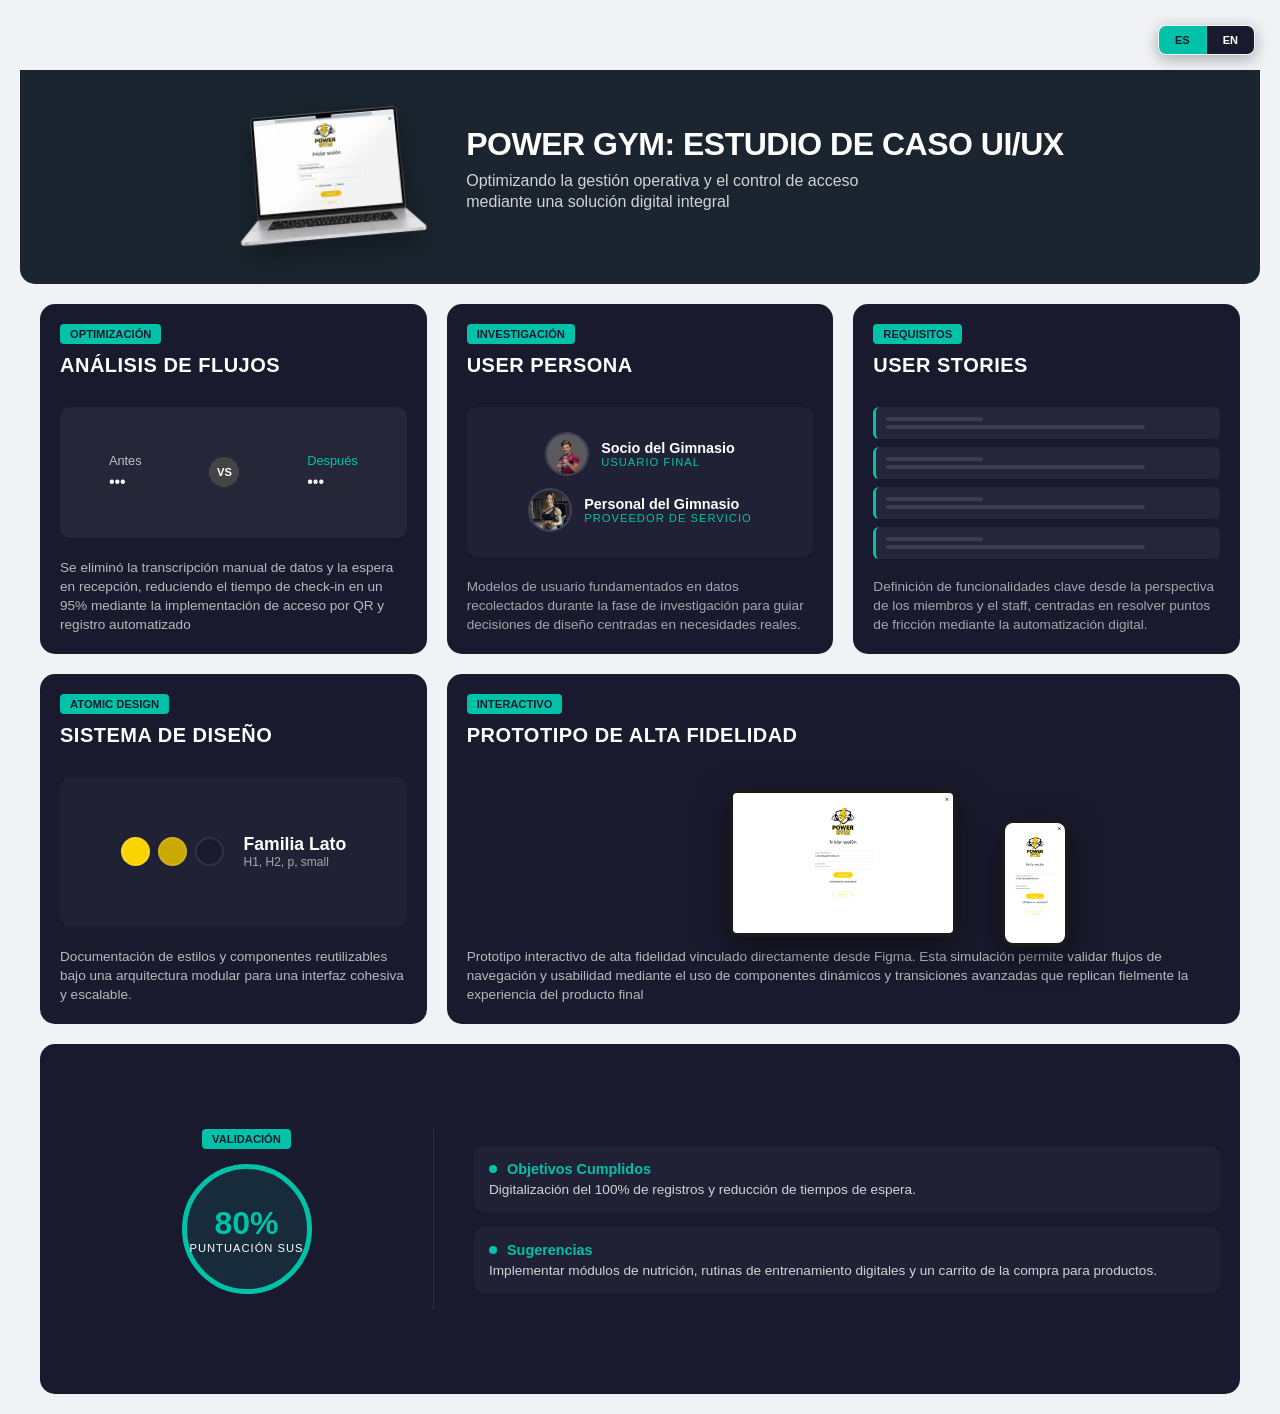
<file: index.html>
<!DOCTYPE html>
<html lang="es">
<head>
    <meta charset="UTF-8">
    <meta name="viewport" content="width=device-width, initial-scale=1.0">
    <title>UI/UX Case Study Dashboard</title>
    <link rel="stylesheet" href="style.css">
</head>
<body>
    <div class="language-selector">
    <button onclick="setLanguage('es')" id="btn-es" class="lang-btn active">ES</button>
    <button onclick="setLanguage('en')" id="btn-en" class="lang-btn">EN</button>
</div>

    <header class="main-header" onclick="openGoldenQuote()" style="cursor: pointer;">
    <div class="header-container">
        <div class="header-mockup">
            <!-- Aquí pones la ruta de tu imagen del celular -->
            <img src="img/paginaprincipal.png" alt="Power Gym App Mockup">
        </div>
        <div class="header-text">
            <h1 data-es="POWER GYM: ESTUDIO DE CASO UI/UX" 
        data-en="POWER GYM: UI/UX CASE STUDY">
        POWER GYM: UI/UX CASE STUDY
    </h1>
<p data-es="Optimizando la gestión operativa y el control de acceso mediante una solución digital integral" 
       data-en="Optimizing operational management and access control through a comprehensive digital solution">
       Optimizing operational management and access control through a comprehensive digital solution
    </p>            
</div>
    </div>
</header>
    <main class="grid-container">
        <!-- Flow Analysis -->
        <section class="card flow-card" onclick="expandCard(this)">
    <button class="close-btn" onclick="closeCard(event, this)">&times;</button>
    
    <!-- Vista previa  -->
    <div class="card-preview">
        <div class="flow-header">
            <span class="tag-accent" data-es="Optimización"    data-en="Optimization">Optimization</span>
            <h3 data-es="Análisis de flujos"    data-en="Flow Analysis">Flow Analysis</h3>
        </div>
        <div class="comparison-preview">
            <div class="mini-flow">
                <span data-es="Antes"    data-en="Before">Before</span>
                <div class="dots">•••</div>
            </div>
            <div class="vs-circle">VS</div>
            <div class="mini-flow active-flow">
                <span data-es="Después"    data-en="After">After</span>
                <div class="dots">•••</div>
            </div>
        </div>
        <p data-es="Se eliminó la transcripción manual de datos y la espera en recepción, reduciendo el tiempo de check-in en un 95% mediante la implementación de acceso por QR y registro automatizado"
            data-en="Manual data transcription and reception wait times were eliminated, reducing check-in time by 95% through QR code access and automated registration." 
            class="flow-description">Se eliminó la transcripción manual de datos y la espera en recepción, reduciendo el tiempo de check-in en un 95% mediante la implementación de acceso por QR y registro automatizado</p>
    </div>

    
    <div class="card-details" style="text-align: center;">
        <p class="flow-description" data-es="Flujo de tareas"    data-en="Task Flow">Task Flow</p>
        <div class="modal-flow-container">
            <div class="flow-section">
                <h4><span class="status-dot red"></span><span data-es="Antes" data-en="Before">Before</span></h4>
                <div class="flow-image-container">
                    <img src="img/flows/taskFlow-Before.PNG" 
                        data-img-es="img/flows/taskFlow-Antes.PNG" 
                        data-img-en="img/flows/taskFlow-Before.PNG" 
                        alt="Flow">
                </div>
                <p class="caption"
                    data-es="Gestión de procesos basada en registros manuales y tareas repetitivas de transcripción de datos." 
                    data-en="Process management based on manual logs and repetitive data transcription tasks.">
                    Process management based on manual logs and repetitive data transcription tasks.</p>
            </div>

            <div class="flow-divider"></div>

            <div class="flow-section">
                <h4><span class="status-dot green"></span><span data-es="Después" data-en="After">After</span></h4>
                <div class="flow-image-container">
                    <img src="img/flows/taskFlow-After.PNG" 
                        data-img-es="img/flows/taskFlow-Despues.PNG" 
                        data-img-en="img/flows/taskFlow-After.PNG" 
                        alt="Flow">
                </div>
                 <p class="caption"
                    data-es="Ecosistema digital optimizado con validación vía QR, eliminando la carga administrativa manual." 
                    data-en="Optimized digital ecosystem with QR validation, eliminating manual administrative overhead.">
                    Optimized digital ecosystem with QR validation, eliminating manual administrative overhead.</p>
            </div>
        </div>
       
        <p class="flow-description" data-es="Flujo de Usuario: Socio del Gimnasio"    data-en="User Flow - Gym Member">User Flow - Gym Member</p>
        <div class="modal-flow-container">
            <div class="flow-section">
                <h4><span class="status-dot red"></span><span data-es="Antes" data-en="Before">Before</span></h4>
                <div class="flow-image-container">
                    <img src="img/flows/userFlow-Member-Before.PNG" 
                        data-img-es="img/flows/userFlow-Member-Antes.PNG" 
                        data-img-en="img/flows/userFlow-Member-Before.PNG" 
                        alt="Flow">
                </div>
                <p class="caption"
                    data-es="Proceso offline dependiente de validación humana constante para pagos y control de acceso." 
                    data-en="Offline process dependent on constant human validation for payments and access control.">
                     Offline process dependent on constant human validation for payments and access control.</p>
            </div>

            <div class="flow-divider"></div>

            <div class="flow-section">
                <h4><span class="status-dot green"></span><span data-es="Después" data-en="After">After</span></h4>
                <div class="flow-image-container">
                    <img src="img/flows/userFlow-Member-After.PNG" 
                        data-img-es="img/flows/userFlow-Member-Despues.PNG"  
                        data-img-en="img/flows/userFlow-Member-After.PNG" 
                        alt="Flow">
                </div>
                 <p class="caption"
                    data-es="Automatización de procesos con validación de membresía en tiempo real y gestión de datos centralizada." 
                    data-en="Process automation with real-time membership validation and centralized data management.">
                   Process automation with real-time membership validation and centralized data management.</p>
            </div>
        </div>

        <p class="flow-description" data-es="Flujo de Usuario: Personal del Gimnasio"    data-en="User Flow - Gym Staff">User Flow - Gym Staff</p>
        <div class="modal-flow-container">
            <div class="flow-section">
                <h4><span class="status-dot red"></span><span data-es="Antes" data-en="Before">Before</span></h4>
                <div class="flow-image-container">
                    <img src="img/flows/userFlow-Staff-Before.PNG" 
                        data-img-es="img/flows/userFlow-Staff-Antes.PNG" 
                        data-img-en="img/flows/userFlow-Staff-Before.PNG" 
                        alt="Flow">
                </div>
                <p class="caption"
                    data-es="Operación basada en procesos analógicos con alta carga administrativa, incluyendo transcripción manual de asistencias y avisos en pizarrón físico." 
                    data-en="Analog-based operations with heavy administrative workload, including manual attendance tracking and physical notice boards.">
                     Analog-based operations with heavy administrative workload, including manual attendance tracking and physical notice boards.</p>
            </div>

            <div class="flow-divider"></div>

            <div class="flow-section">
                <h4><span class="status-dot green"></span><span data-es="Después" data-en="After">After</span></h4>
                <div class="flow-image-container">
                    <img src="img/flows/userFlow-Staff-After.PNG" 
                        data-img-es="img/flows/userFlow-Staff-Despues.PNG" 
                        data-img-en="img/flows/userFlow-Staff-After.PNG" 
                        alt="Flow">
                </div>
                 <p class="caption"
                    data-es="Gestión operativa optimizada mediante una plataforma digital, automatizando el control de acceso y la comunicación de avisos en tiempo real." 
                    data-en="Streamlined operations via a digital platform, automating access control and real-time announcement management.">
                   Streamlined operations via a digital platform, automating access control and real-time announcement management.</p>
            </div>
        </div>
    </div>
        </section>

        <!-- User Personas -->
        <section class="card persona-card" onclick="expandCard(this)">
            <button class="close-btn" onclick="closeCard(event, this)">&times;</button>
            
            <!-- PARTE 1: Vista previa en el Dashboard (Grid) -->
            <div class="card-preview">
                <div >
                    <span class="tag-accent" data-es="Investigación" data-en="Research">Research</span>
                    <h3>User Persona</h3>
                </div>
                
                <!-- Diseño de vista previa: dos avatares y nombres -->
                <div class="persona-ghost-container">
                    <div class="ghost-profile">
                        <div class="ghost-avatar">
                            <!-- Puedes poner una mini imagen aquí o dejar el estilo CSS -->
                            <img src="img/userPersona/Member.png" alt="Member">
                        </div>
                        <div class="ghost-info">
                            <div class="ghost-name" data-es="Socio del Gimnasio" data-en="Gym Member">Gym Member</div>
                            <div class="ghost-tag" data-es="Usuario Final" data-en="End User">End User</div>
                        </div>
                    </div>
                    <div class="ghost-profile">
                        <div class="ghost-avatar">
                            <!-- Puedes poner una mini imagen aquí o dejar el estilo CSS -->
                            <img src="img/userPersona/Staff.png" alt="Staff">
                        </div>
                        <div class="ghost-info">
                            <div class="ghost-name" data-es="Personal del Gimnasio" data-en="Gym Staff">Gym Staff</div>
                            <div class="ghost-tag" data-es="Proveedor de Servicio" data-en="Service Provider">Service Provider</div>
                        </div>
                    </div>
                </div>
                <p class="persona-description"
                data-es="Modelos de usuario fundamentados en datos recolectados durante la fase de investigación para guiar decisiones de diseño centradas en necesidades reales." 
                data-en="User models grounded in data collected during the research phase to guide design decisions centered on real-world needs.">
                User models grounded in data collected during the research phase to guide design decisions centered on real-world needs.</p>
            </div>

            <!-- PARTE 2: Contenido dentro del Modal (Al expandir) -->
            <div class="card-details">
                <div class="modal-persona-container">
                    
                    <!-- Persona 1 -->
                    <div class="persona-block">
                        <h4><span class="status-dot green"></span> <span data-es="User Persona - Socio del Gimnasio" data-en="User Persona - Gym Member">User Persona - Gym Member</span></h4>
                        <div class="persona-image-wrapper">
                            <!-- CAMBIA ESTA RUTA POR TU PRIMERA IMAGEN -->
                            <img src="img/userPersona/userPersona-Member-EN.PNG" 
                            data-img-es="img/userPersona/userPersona-Member-ES.PNG" 
                            data-img-en="img/userPersona/userPersona-Member-EN.PNG" 
                            alt="User Persona Member" 
                            class="full-persona-img">
                        </div>
                        <p class="caption"
                        data-es="Perfil detallado de un usuario final que valora la eficiencia y la tecnología. Luis representa al cliente que busca eliminar la fricción administrativa mediante soluciones digitales como el registro por QR, permitiéndole centrarse en sus metas de salud y bienestar sin procesos manuales lentos." 
                        data-en="Comprehensive end-user profile focusing on efficiency and technology adoption. Luis represents the member archetype seeking to eliminate administrative friction through digital solutions like QR check-ins, allowing him to focus on his fitness goals without the burden of slow, manual processes.">
                        Comprehensive end-user profile focusing on efficiency and technology adoption. Luis represents the member archetype seeking to eliminate administrative friction through digital solutions like QR check-ins, allowing him to focus on his fitness goals without the burden of slow, manual processes.</p>
                    </div>

                    <!-- Divisor opcional (se oculta en móvil con CSS) -->
                    <div class="persona-divider"></div>

                    <!-- Persona 2 -->
                    <div class="persona-block">
                        <h4><span class="status-dot green"></span> <span data-es="User Persona - Personal del Gimnasio" data-en="User Persona - Gym Staff">User Persona - Gym Staff</span></h4>
                        <div class="persona-image-wrapper">
                            <!-- CAMBIA ESTA RUTA POR TU PRIMERA IMAGEN -->
                            <img src="img/userPersona/userPersona-Staff-EN.PNG" 
                            data-img-es="img/userPersona/userPersona-Staff-ES.PNG" 
                            data-img-en="img/userPersona/userPersona-Staff-EN.PNG" 
                            alt="User Persona Staff" 
                            class="full-persona-img">
                        </div>
                        <p class="caption"
                        data-es="Perfil del usuario interno (Staff) que desempeña roles duales como recepcionista y entrenadora. Perla representa la necesidad de automatizar tareas administrativas redundantes, como la doble entrada de datos, para liberar tiempo que pueda invertir en la atención directa y el entrenamiento de los socios." 
                        data-en="Internal user profile (Staff) showcasing the dual role of receptionist and trainer. Perla represents the critical need to automate redundant administrative tasks, such as double data entry, to reclaim time for direct member support and fitness coaching.">
                        Internal user profile (Staff) showcasing the dual role of receptionist and trainer. Perla represents the critical need to automate redundant administrative tasks, such as double data entry, to reclaim time for direct member support and fitness coaching.</p>
                    </div>
                    
                </div>
            </div>
        </section>

        <!-- User Stories -->
        <section class="card story-card" onclick="expandCard(this)">
            <button class="close-btn" onclick="closeCard(event, this)">&times;</button>
            
            <div class="card-preview">
                <div class="story-header">
                    <span class="tag-accent" data-es="Requisitos" data-en="Requirements">Requirements</span>
                    <h3>User Stories</h3>
                </div>
                
                <!-- Representación visual de mini stories -->
                <div class="mini-stories-container">
                    <div class="mini-story-item">
                        <div class="story-line short"></div>
                        <div class="story-line long"></div>
                    </div>
                    <div class="mini-story-item">
                        <div class="story-line short"></div>
                        <div class="story-line long"></div>
                    </div>
                    <div class="mini-story-item">
                        <div class="story-line short"></div>
                        <div class="story-line long"></div>
                    </div>
                    <div class="mini-story-item">
                        <div class="story-line short"></div>
                        <div class="story-line long"></div>
                    </div>
                </div>
                <p class="story-description"
                data-es="Definición de funcionalidades clave desde la perspectiva de los miembros y el staff, centradas en resolver puntos de fricción mediante la automatización digital." 
                data-en="Key functionality defined from the perspective of members and staff, focused on resolving friction points through digital automation.">
                    Key functionality defined from the perspective of members and staff, focused on resolving friction points through digital automation.</p>
            </div>

            <div class="card-details">
                <div class="modal-stories-container">
                    
                    <!-- User Story 1 -->
                    <div class="story-block">
                        <h4><span class="status-dot green"></span> 
                            <span data-es="User Story - Módulo de Registro e Incorporación" 
                            data-en="User Story - Registration & Onboarding Module">
                            User Story - Registration & Onboarding Module</span></h4>
                        <div class="story-image-wrapper">
                            <img src="img/userStory/userStory1-EN.PNG" 
                            data-img-es="img/userStory/userStory1-ES.PNG" 
                            data-img-en="img/userStory/userStory1-EN.PNG"  
                            alt="User Story 1" class="full-story-img">
                        </div>
                    </div>

                    <!-- User Story 2 -->
                    <div class="story-block">
                        <h4><span class="status-dot green"></span> 
                            <span data-es="User Story - Módulo de Acceso y Control" 
                            data-en="User Story - Access & Control Module">
                            User Story - Access & Control Module</span></h4>
                        <div class="story-image-wrapper">
                            <img src="img/userStory/userStory2-EN.PNG" 
                            data-img-es="img/userStory/userStory2-ES.PNG" 
                            data-img-en="img/userStory/userStory2-EN.PNG"  
                            alt="User Story 2" class="full-story-img">
                        </div>
                    </div>

                    <!-- User Story 3 -->
                    <div class="story-block">
                        <h4><span class="status-dot green"></span> 
                            <span data-es="User Story - Módulo Administrativo" 
                            data-en="User Story - Administrative Module">
                            User Story - Administrative Module</span></h4>
                        <div class="story-image-wrapper">
                            <img src="img/userStory/userStory3-EN.PNG" 
                            data-img-es="img/userStory/userStory3-ES.PNG" 
                            data-img-en="img/userStory/userStory3-EN.PNG"  
                            alt="User Story 3" class="full-story-img">
                        </div>
                    </div>
                    
                    <!-- User Story 4 -->
                    <div class="story-block">
                        <h4><span class="status-dot green"></span> 
                            <span data-es="User Story - Módulo de Comunicación" 
                            data-en="User Story - Communication Module">
                            User Story - Communication Module</span></h4>
                        <div class="story-image-wrapper">
                            <img src="img/userStory/userStory4-EN.PNG" 
                            data-img-es="img/userStory/userStory4-ES.PNG" 
                            data-img-en="img/userStory/userStory4-EN.PNG"  
                            alt="User Story 4" class="full-story-img">
                        </div>
                    </div>

                </div>
            </div>
        </section>
        
        <!-- Sistema de diseno -->
        <section class="card ds-card" onclick="expandCard(this)">
            <button class="close-btn" onclick="closeCard(event, this)">&times;</button>
            
            <!-- PARTE 1: Vista previa (Identidad Visual) -->
            <div class="card-preview">
                <div class="ds-header">
                    <span class="tag-accent">Atomic Design</span>
                    <h3 data-es="Sistema de Diseño" 
                data-en="Design System">Design System</h3>
                </div>
                
                <div class="ds-visual-preview">
                    <!-- Muestra de Colores (Basado en tu imagen de Primary/Secondary) -->
                    <div class="color-palette-mini">
                        <span class="color-circle" style="background:#fad402"></span>
                        <span class="color-circle" style="background:#c8aa02"></span>
                        <span class="color-circle" style="background:#1a1a2e"></span>
                    </div>
                    <!-- Muestra de Tipografía (Basado en Lato) -->
                    <div class="font-preview">
                        <span class="font-lato" data-es="Familia Lato" 
                        data-en="Lato Family">Lato Family</span>
                        <span class="font-spec">H1, H2, p, small</span>
                    </div>
                </div>
                <p class="ds-description"
                data-es="Documentación de estilos y componentes reutilizables bajo una arquitectura modular para una interfaz cohesiva y escalable." 
                data-en="Documentation of styles and reusable components under a modular architecture for a cohesive and scalable interface.">
                Documentation of styles and reusable components under a modular architecture for a cohesive and scalable interface.</p>
            </div>

            <!-- PARTE 2: Contenido del Modal (Documentación Completa) -->
            <div class="card-details">
                <div class="modal-ds-container">
                    
                    <!-- Bloque 1: Colores -->
                    <div class="ds-block">
                        <h4><span class="status-dot green"></span> 
                            <span data-es="Sistema de colores" 
                            data-en="Color Systems"> Color Systems</span></h4>
                        <div class="ds-image-wrapper">
                            <img src="img/dS/dScolores.png" alt="colores">
                        </div>
                        <p class="caption" 
                            data-es="Paleta cromática expandida y sistema de colores semánticos. Cada tono fue seleccionado siguiendo estándares de accesibilidad (WCAG) y organizado en diferentes estados de interacción para garantizar una interfaz intuitiva y accesible" 
                            data-en="Expanded color palette and semantic color system. Each tone was selected following accessibility standards (WCAG) and organized into different interaction states to ensure an intuitive and accessible interface">
                            Expanded color palette and semantic color system. Each tone was selected following accessibility standards (WCAG) and organized into different interaction states to ensure an intuitive and accessible interface</p>
                    </div>

                    
                    <!-- Bloque 2: icons -->
                    <div class="ds-block">
                        <h4><span class="status-dot green"></span> 
                            <span data-es="Iconografía y Recursos de Marca" 
                            data-en="Iconography & Brand Assets">Iconography & Brand Assets</span></h4>
                        <div class="ds-image-wrapper">
                            <img src="img/dS/dSicLogo.png" alt="Tipografia">
                        </div>
                        <p class="caption" 
                            data-es="Desarrollo de una biblioteca de activos visuales que incluye iconografía técnica, variantes de botones sociales y el logotipo institucional. Cada elemento está diseñado como un componente reutilizable, permitiendo una integración rápida en el desarrollo y manteniendo la fidelidad visual de la marca en cada punto de contacto del sistema" 
                            data-en="Development of a visual asset library featuring technical iconography, social button variants, and the corporate logo. Each element is designed as a reusable component, enabling fast development integration while maintaining brand visual fidelity across every system touchpoint">
                            Development of a visual asset library featuring technical iconography, social button variants, and the corporate logo. Each element is designed as a reusable component, enabling fast development integration while maintaining brand visual fidelity across every system touchpoint</p>
                    </div>

                    <!-- Bloque 3: Tipografia -->
                    <div class="ds-block">
                        <h4><span class="status-dot green"></span> 
                            <span data-es="Sistema Tipográfico" 
                            data-en="Typography System">Typography System</span></h4>
                        <div class="ds-image-wrapper">
                            <img src="img/dS/dStypography.png" alt="Tipografia">
                        </div>
                        <p class="caption" 
                            data-es="Implementación de una escala tipográfica basada en la familia Lato. Se definieron jerarquías claras para escritorio y dispositivos móviles, asegurando la legibilidad y una estructura visual consistente en toda la plataforma mediante el uso de estilos específicos para encabezados, cuerpo de texto y etiquetas" 
                            data-en="Implementation of a typographic scale based on the Lato family. Clear hierarchies were defined for both desktop and mobile devices, ensuring readability and a consistent visual structure across the platform through the use of specific styles for headings, body text, and labels">
                            Implementation of a typographic scale based on the Lato family. Clear hierarchies were defined for both desktop and mobile devices, ensuring readability and a consistent visual structure across the platform through the use of specific styles for headings, body text, and labels</p>
                    </div>
                    
                    <!-- Bloque 4: drafts -->
                    <div class="ds-block">
                        <h4><span class="status-dot green"></span> 
                            <span data-es="Sistema de Rejillas y Arquitectura de Maquetación" 
                            data-en="Grid System & Layout Architecture">Grid System & Layout Architecture</span></h4>
                        <div class="ds-image-wrapper">
                            <img src="img/dS/dSdrafts.png" alt="Tipografia">
                        </div>
                        <p class="caption" 
                            data-es="Estructura de diagramación responsiva diseñada para garantizar una alineación matemática y visual en cualquier dispositivo. El sistema utiliza una rejilla de 12 columnas para escritorio, 8 para tablet y 4 para móvil, permitiendo una distribución de contenido fluida y coherente en todo el ecosistema digital" 
                            data-en="Responsive layout structure designed to ensure mathematical and visual alignment across any device. The system utilizes a 12-column grid for desktop, 8 for tablet, and 4 for mobile, enabling fluid and coherent content distribution throughout the digital ecosystem">
                            Responsive layout structure designed to ensure mathematical and visual alignment across any device. The system utilizes a 12-column grid for desktop, 8 for tablet, and 4 for mobile, enabling fluid and coherent content distribution throughout the digital ecosystem</p>
                    </div>
                    
                    <!-- Bloque 5: botones -->
                    <div class="ds-block">
                        <h4><span class="status-dot green"></span> 
                            <span data-es="Botón Interactivo" 
                            data-en="Interactive Button">Interactive Button</span></h4>
                        <div class="ds-image-wrapper">
                            <img src="img/dS/dSbuttons.png" alt="Tipografia">
                        </div>
                        <p class="caption" 
                            data-es="Diseño de un sistema de botones altamente escalable y modular. La estructura define variantes por tamaño (Small, Normal, Big), jerarquía (Primary, Secondary, Outline) y estados de interacción (Default, Hover, Active, Disabled). Esta documentación técnica garantiza una implementación de código limpia y una experiencia de usuario predecible en toda la interfaz" 
                            data-en="Design of a highly scalable and modular button system. The structure defines variants by size (Small, Normal, Big), hierarchy (Primary, Secondary, Outline), and interaction states (Default, Hover, Active, Disabled). This technical documentation ensures clean code implementation and a predictable user experience across the entire interface">
                            Design of a highly scalable and modular button system. The structure defines variants by size (Small, Normal, Big), hierarchy (Primary, Secondary, Outline), and interaction states (Default, Hover, Active, Disabled). This technical documentation ensures clean code implementation and a predictable user experience across the entire interface</p>
                    </div>
                    
                    <!-- Bloque 6: Modales -->
                    <div class="ds-block">
                        <h4><span class="status-dot green"></span> 
                            <span data-es="Sistema de Notificaciones y Ventanas Emergentes" 
                            data-en="System Notifications & Modals">System Notifications & Modals</span></h4>
                        <div class="ds-image-wrapper">
                            <img src="img/dS/dScards.png" alt="Tipografia">
                        </div>
                        <p class="caption" 
                            data-es="Diseño de componentes de retroalimentación para mejorar la experiencia del usuario. Incluye modales de confirmación, notificaciones tipo 'Toast' con variantes semánticas y estados de carga (loading) coherentes. Estos elementos aseguran que el usuario esté siempre informado sobre el estado de sus acciones dentro de la plataforma" 
                            data-en="Design of feedback components to enhance the user experience. Includes confirmation modals, 'Toast' notifications with semantic variants, and consistent loading states. These elements ensure the user is always informed about the status of their actions within the platform">
                            Design of feedback components to enhance the user experience. Includes confirmation modals, 'Toast' notifications with semantic variants, and consistent loading states. These elements ensure the user is always informed about the status of their actions within the platform</p>
                    </div>
                </div>
            </div>
        </section>

        <!-- Prototipo -->
        <section class="card prototype-card" onclick="expandCard(this)">
            <button class="close-btn" onclick="closeCard(event, this)">&times;</button>
            
            <!-- PARTE 1: Vista previa (Desktop & Mobile) -->
            <div class="card-preview">
                <div class="ds-header">
                    <span class="tag-accent"
                    data-es="Interactivo" 
                    data-en="Interactive">Interactive</span>
                    <h3 data-es="Prototipo de Alta Fidelidad" 
                    data-en="High-Fidelity Prototype">High-Fidelity Prototype</h3>
                </div>
                
                <div class="prototype-preview-container">
                    <!-- Representación visual de Desktop -->
                    <div class="preview-device desktop-view">
                        <div class="device-screen">
                            <img src="img/prototipo/desk.png" alt="Desktop Preview">
                        </div>
                    </div>
                    <!-- Representación visual de Mobile -->
                    <div class="preview-device mobile-view">
                        <div class="device-screen">
                            <img src="img/prototipo/mob.png" alt="Mobile Preview">
                        </div>
                    </div>
                </div>
                <p class="ds-description"
                data-es="Prototipo interactivo de alta fidelidad vinculado directamente desde Figma. Esta simulación permite validar flujos de navegación y usabilidad mediante el uso de componentes dinámicos y transiciones avanzadas que replican fielmente la experiencia del producto final" 
                data-en="High-fidelity interactive prototype linked directly from Figma. This simulation allows for the validation of user flows and usability through dynamic components and advanced transitions that faithfully replicate the final product experience">
                High-fidelity interactive prototype linked directly from Figma. This simulation allows for the validation of user flows and usability through dynamic components and advanced transitions that faithfully replicate the final product experience</p>
            </div>

            <!-- PARTE 2: Contenido del Modal (Figma Embeds) -->
            <div class="card-details">
                <div class="modal-prototype-container">
                    
            <!-- Bloque Desktop -->
            <div class="proto-block desktop-proto">
                <h4><span class="status-dot green"></span> 
                            <span data-es="Interfaz de Gestión para Staff" 
                            data-en="Staff & Coach Management Interface">Staff Management Interface</span></h4>
                <div class="iframe-wrapper">
                    <iframe style="border: 1px solid rgba(0, 0, 0, 0.1);" width="800" height="450" src="https://embed.figma.com/proto/Tot0C124M3oSDmDecPXmlP/PowerGym?node-id=208-1511&p=f&scaling=scale-down-width&content-scaling=fixed&page-id=29%3A113&starting-point-node-id=208%3A1511&embed-host=share" allowfullscreen></iframe>
                </div>
            </div>

            <!-- Bloque Mobile -->
            <div class="proto-block mobile-proto">
            <h4><span class="status-dot green"></span> 
                            <span data-es="Interfaz de Gestión para Socios" 
                            data-en="Member Management Interface">Member Management Interface</span></h4>
            <div class="iframe-wrapper">
                <!-- Se cambió 'scaling=scale-down' por 'scaling=scale-down-width' y se añadió 'hide-footer=1' -->
                <iframe style="border: 1px solid rgba(0, 0, 0, 0.1);" height="450" src="https://embed.figma.com/proto/Tot0C124M3oSDmDecPXmlP/PowerGym?node-id=225-2691&p=f&scaling=scale-down-width&content-scaling=fixed&page-id=225%3A2660&embed-host=share" allowfullscreen></iframe>
            </div>
        </div>
                    
        </div>
            </div>
        </section>

        <!-- Resultados -->
        <section class="card results-card full-wide" onclick="expandCard(this)">
            <button class="close-btn" onclick="closeCard(event, this)" aria-label="Cerrar detalle">&times;</button>
            
            <!-- PARTE 1: Vista previa en el Dashboard -->
            <div class="card-preview results-preview-layout">
                <!-- Lado Izquierdo: SUS Score -->
                <div class="sus-container">
                    <span class="tag-accent" data-es="Validación" data-en="Validation">Validation</span>
                    <div class="sus-circle-result">
                        <span class="sus-value">80%</span>
                        <span class="sus-label" 
                        data-es="Puntuación SUS" data-en="SUS Score">
                        SUS Score</span>
                    </div>
                </div>

                <!-- Lado Derecho: Objetivos y Sugerencias -->
                <div class="summary-details">
                    <div class="summary-box goals-box">
                        <h4><span class="status-dot green"></span> 
                            <span data-es="Objetivos Cumplidos" data-en="Goals Achieved">Goals Achieved</span></h4>
                        <p data-es="Digitalización del 100% de registros y reducción de tiempos de espera."
                        data-en="100% digitalization of records and reduction in wait times.">100% digitalization of records and reduction in wait times.</p>
                    </div>
                    <div class="summary-box suggestions-box">
                        <h4><span class="status-dot green"></span> 
                           <span data-es="Sugerencias" data-en="Suggestions">Suggestions</span></h4>
                        <p data-es="Implementar módulos de nutrición, rutinas de entrenamiento digitales y un carrito de la compra para productos."
                        data-en="Implement nutrition modules, digital workout routines, and a shopping cart for merchandise.">
                            Implement nutrition modules, digital workout routines, and a shopping cart for merchandise.</p>
                    </div>
                </div>
            </div>

            <!-- PARTE 2: Contenido dentro del Modal (Detallado) -->
            <div class="card-details">
                <div class="modal-results-detailed">
                    <div class="results-header-detailed">
                        <h3 data-es="Análisis de la Escala de Usabilidad del Sistema (SUS)"
                        data-en="System Usability Scale (SUS) Analysis">
                            System Usability Scale (SUS) Analysis</h3>
                        <p><span data-es="El prototipo obtuvo una calificación de"
                            data-en="The prototype achieved a score of">
                            The prototype achieved a score of
                        </span>
                            <strong>80/100</strong>
                        <span data-es=", situándose en el rango de" data-en=", placing it in the">, placing it in the</span>
                        <strong data-es="Excelente" data-en="Excellent">Excellent</strong>
                        <span data-es=". Esta puntuación valida que la plataforma es intuitiva y eficiente para resolver los cuellos de botella detectados en la investigación inicial."
                        data-en="range. This score validates that the platform is intuitive and efficient in solving the bottlenecks identified during the initial research.">
                        range. This score validates that the platform is intuitive and efficient in solving the bottlenecks identified during the initial research.</span></p>
                    </div>
                    
                    <div class="detailed-grid">
                        <!-- Columna Objetivos -->
                        <div class="detailed-section">
                            <h4><span class="status-dot green"></span> <span data-es="Objetivos Cumplidos" data-en="Goals Achieved">Goals Achieved</span></h4>
                            <ul class="check-list">
                                <li>
                                    <strong data-es="Optimización del Acceso:" data-en="Access Optimization:">Access Optimization:</strong> 
                                    <span data-es="Reducción del 90% en el tiempo de entrada mediante acceso por QR"
                                    data-en="90% reduction in check-in time via QR access">90% reduction in check-in time via QR access</span> </li>
                                
                                <li><strong data-es="Digitalización Administrativa:"
                                    data-en="Administrative Digitization:">Administrative Digitization:</strong> 
                                   <span data-es="Mejora del 100% en la disponibilidad de datos, eliminando los 42 minutos diarios de transcripción manual para ofrecer visualización instantánea al staff."
                                   data-en="100% improvement in data availability by eliminating 42 minutes of daily manual transcription, providing staff with instant data visualization.">
                                    100% improvement in data availability by eliminating 42 minutes of daily manual transcription, providing staff with instant data visualization.</span> </li>

                                <li><strong data-es="Eficiencia en el Onboarding:" data-en="Onboarding Efficiency:">Onboarding Efficiency:</strong> 
                                    <span data-es="Reducción del 80% en el tiempo de registro de nuevos socios al digitalizar el formulario de inscripción."
                                    data-en="80% reduction in new member registration time by digitizing enrollment forms.">80% reduction in new member registration time by digitizing enrollment forms</span></li>
                            
                                <li><strong data-es="Autogestión del Socio:" data-en="Onboarding Efficiency:">Onboarding Efficiency:</strong> 
                                    <span data-es="Incremento en la transparencia de pagos y asistencia, permitiendo al usuario gestionar su historial y fechas de vencimiento de forma autónoma."
                                    data-en="Enhanced payment and attendance transparency, allowing users to autonomously manage their history and due dates.">Enhanced payment and attendance transparency, allowing users to autonomously manage their history and due dates.</span></li>
                            
                                <li><strong data-es="Alcance de Comunicación:" data-en="Communication Reach:">Communication Reach:</strong> 
                                    <span data-es="Mejora en el flujo de información al sustituir el pizarrón físico por notificaciones, garantizando que el 100% de los usuarios puedan estar informados fuera del gimnasio."
                                    data-en="Improved information flow by replacing physical boards with notifications, ensuring 100% of users stay informed even outside the gym.">Improved information flow by replacing physical boards with notifications, ensuring 100% of users stay informed even outside the gym.</span></li>
                            
                            </ul>
                        </div>

                        <!-- Columna Sugerencias -->
                        <div class="detailed-section">
                            <h4><span class="status-dot green"></span> <span data-es="Sugerencias" data-en="Suggestions">Suggestions</span></h4>
                            <ul class="check-list">
                                <li><strong data-es="Módulo de Nutrición:" data-en="Nutrition Module:">Nutrition Module:</strong> 
                                    <span data-es="Integrar planes alimenticios personalizados dentro de la aplicación." data-en="Integrate personalized meal plans within the application.">Integrate personalized meal plans within the application.</span></li>
                                
                                <li><strong data-es="Seguimiento de Rutinas:" data-en="Workout Tracking:">Workout Tracking:</strong> 
                                    <span data-es="Digitalizar las rutinas de entrenamiento para evitar olvidos y mejorar el seguimiento del progreso."
                                    data-en="Digitize training routines to prevent member oversight and improve progress tracking.">
                                    Digitize training routines to prevent member oversight and improve progress tracking.</span></li>
                                
                                <li><strong data-es="E-commerce e Inventario:" data-en="E-commerce & Inventory:">E-commerce & Inventory:</strong> 
                                    <span data-es="Implementar un carrito de compras con control de stock automático"
                                    data-en="Implement a shopping cart with automatic stock">Implement a shopping cart with automatic stock</span></li>
                            </ul>
                        </div>
                    </div>
                </div>
            </div>
        </section>

    </main>

<section id="golden-quote-hidden" class="card quote-card" >
    <button class="close-btn" onclick="closeCard(event, this)">&times;</button>
    
    <!-- PARTE 1: Lo que se ve en el Dashboard -->
    <div class="card-preview">
        <div class="quote-image" style="background-image: url('img/recepcion.jpg');"></div>
        <div class="quote-content">
            <span class="gold-label"
            data-es="Voz del Usuario" data-en="Key Quote">Golden Quote</span>
            <p class="main-quote"
            data-es="“Siento que pierdo demasiado tiempo en papeleo cuando podría estar ayudando a los clientes.”"
            data-en="“I feel like I lose too much time on paperwork when I could be helping customers.”">
                “I feel like I lose too much time on paperwork when I could be helping customers.”</p>
        </div>
    </div>

     <p style="margin: 30px 30px 0px 30px;" data-es="El proyecto se realizó en un gimnasio local con una base de 426 miembros activos. Actualmente, las instalaciones dependen de procesos manuales para el registro, control de acceso y gestión de ventas. La observación se centró en identificar puntos de fricción durante las horas pico (6:00–9:00 AM/PM), donde la entrada manual de datos genera cuellos de botella operativos." 
        data-en="The project was conducted at a local gymnasium with a member base of 426 active users. Currently, the facility relies on manual processes for registration, access control, and sales management. Observation focused on identifying friction points during peak hours (6:00–9:00 AM/PM) where manual data entry leads to operational bottlenecks.">
        The study was conducted at a local gymnasium with a member base of 426 active users. Currently, the facility relies on manual processes for registration, access control, and sales management. Observation focused on identifying friction points during peak hours (6:00–9:00 AM/PM) where manual data entry leads to operational bottlenecks.</p>

    <!-- PARTE 2: Lo que solo se ve al abrir el modal -->
    <div class="card-details">
        <h3 data-es="Análisis de la Situación Actual" 
        data-en="Current State Analysis">Current State Analysis</h3>
        <ul class="data-list">
            <li><strong data-es="Redundancia por Doble Registro:"
                data-en="Double-Entry Redundancy:">
                Double-Entry Redundancy:</strong> 
                
                <span data-es="Redundancia operativa del 100% causada por el registro en bitácoras físicas seguido de la digitalización manual al final del día por parte del personal." 
                    data-en="100% operational redundancy caused by members signing physical logbooks followed by end-of-day manual digitization by staff.">
                    100% operational redundancy caused by members signing physical logbooks followed by end-of-day manual digitization by staff.</span></li>
            
            <li><strong data-es="Latencia en el Registro:"
                data-en="Registration Latency:">
                Registration Latency:</strong> 
                <span data-es="El alta de nuevos miembros toma de 55 a 100 segundos de escritura manual, más 1 a 2 minutos para el ingreso al sistema, frecuentemente retrasado por letra ilegible."
                    data-en="New member onboarding takes 55–100 seconds for handwriting, plus 1–2 minutes for manual system entry, often delayed by illegible handwriting.">
                    New member onboarding takes 55–100 seconds for handwriting, plus 1–2 minutes for manual system entry, often delayed by illegible handwriting.</span></li>
            
            <li><strong data-es="Cuellos de Botella en Horas Pico:" data-en="Peak Hour Bottlenecks:">Peak Hour Bottlenecks:</strong> 
                <span data-es="Durante los turnos pico, se forman filas de hasta 8 usuarios en recepción debido a los registros de entrada manuales (20 a 30 segundos por miembro)." 
                    data-en="During peak shifts, queues of up to 8 users form at the reception due to manual check-ins (20–30 seconds per member).">
                    During peak shifts, queues of up to 8 users form at the reception due to manual check-ins (20–30 seconds per member).
                </span></li>
            
            <li><strong data-es="Carga Administrativa:" data-en="Administrative Burden:">
                Administrative Burden:</strong> 
                <span data-es="El personal dedica hasta 42 minutos diarios (aprox. 5 horas/semana) a transcribir la asistencia diaria del papel a la computadora." 
                    data-en="Staff spends up to 42 minutes daily (approx. 5 hours/week) transcribing daily attendance from paper to PC.">
                    Staff spends up to 42 minutes daily (approx. 5 hours/week) transcribing daily attendance from paper to PC.</span></li>

            <li><strong data-es="Gestión Manual del Estatus de Pago: " 
                data-en="Manual Payment Status Management: ">
                Manual Payment Status Management:</strong> 
                <span data-es="Ausencia de un sistema de alertas automatizado para la confirmación de pagos, lo que genera incertidumbre en el socio y carga administrativa para el personal." 
                    data-en="Absence of an automated alert system for payment confirmation, leading to uncertainty for the member and administrative overhead for the staff.">
                    Absence of an automated alert system for payment confirmation, leading to uncertainty for the member and administrative overhead for the staff.</span></li>
        </ul>
    </div> 
</section>

    <div id="overlay" class="overlay"></div>

    <script src="script.js"></script>
</body>
</html>
</file>
<file: style.css>
:root {
    --bg-color: #f0f2f5;
    --card-bg: #1a1a2e;
    --text-light: #ffffff;
    --accent: #00c2a8;
    font-family: 'Lato', 'Segoe UI', Tahoma, Geneva, Verdana, sans-serif;
}

body {
    background-color: var(--bg-color);
    margin: 0;
    padding: 20px;
}


/* --- Reducción del encabezado general --- */
.main-header {
    background-color: #1a252f;
    background-size: cover;
    /* Reducimos el padding vertical de 60px a 30px */
    padding: 30px 20px;
    margin: 50px 0px;
    color: white;
    cursor: pointer;
    margin-bottom: 20px; /* Reducimos el margen inferior */
    border-radius: 0 0 15px 15px; /* Reducimos la curva */
}

.main-header:hover {
    background-color: #1e2c3a;
    transition: background 0.3s ease;
}

/* --- Ajuste del contenedor --- */
.header-container {
    max-width: 900px; /* Reducimos el ancho máximo */
    margin: 0 auto;
    display: flex;
    align-items: center;
    justify-content: center;
    gap: 25px; /* Reducimos el espacio entre imagen y texto */
    text-align: left;
}

/* --- Reducción del Mockup (Celular) --- */
.header-mockup img {
    /* Reducimos la altura de 350px a 220px */
    height: 150px;
    filter: drop-shadow(0 10px 15px rgba(0,0,0,0.4)); /* Sombra más sutil */
    transform: rotate(-5deg);
}

/* --- Reducción del Texto --- */
.header-text h1 {
    /* Reducimos el tamaño de fuente de 3rem a 2rem */
    font-size: 2rem;
    font-weight: 800;
    margin: 0;
    letter-spacing: -0.5px; /* Ajuste leve del espaciado */
}
.header-text h1:hover {
    color: var(--accent); /* Cambia al color verde que ya usas */
    transition: color 0.3s ease;
}

.header-text p {
    /* Reducimos el tamaño de fuente de 1.2rem a 1rem */
    font-size: 1rem;
    opacity: 0.8;
    max-width: 400px; /* Reducimos el ancho máximo del párrafo */
    line-height: 1.3; /* Ajuste leve del interlineado */
    margin-top: 8px; /* Menor separación con el h1 */
}

/* --- Ajuste para móviles (más compacto aún) --- */
@media (max-width: 768px) {
    .header-container {
        flex-direction: column;
        text-align: center;
        gap: 15px;
    }
    
    .header-text h1 {
        font-size: 1.6rem; /* Título más pequeño en móvil */
    }

    .header-mockup img {
        height: 180px; /* Celular más pequeño en móvil */
    }
}


/* Contenedor Grid Responsivo */
.grid-container {
    display: grid;
    grid-template-columns: repeat(auto-fit, minmax(300px, 1fr));
    gap: 20px;
    max-width: 1200px;
    margin: 0 auto;
    align-items: stretch; /* Asegura que las tarjetas se estiren verticalmente */
}

.card h3 {
    font-size: 1.25rem;
    font-weight: 700;
    text-transform: uppercase;
    letter-spacing: 0.5px;
    margin: 10px 0;
    color: var(--text-light);
}

/* Subtítulos dentro de los modales o bloques */
.card h4 {
    font-size: 1rem;
    font-weight: 600;
    color: var(--bg-color); /* Color uniforme para subtítulos */
    display: flex;
    align-items: center;
    gap: 10px;
    margin-bottom: 12px;
}

/* Estilo de las Tarjetas */
.card {
    background: var(--card-bg);
    color: var(--text-light);
    padding: 20px;
    border-radius: 15px;
    cursor: pointer;
    transition: transform 0.3s ease, box-shadow 0.3s ease;
    position: relative;
    overflow: hidden;

    /* ALTURA FIJA PARA UNIFORMIDAD */
    height: 350px; 
    display: flex;
    flex-direction: column;
    box-sizing: border-box;
}

.card:hover {
    transform: translateY(-5px);
    box-shadow: 0 10px 20px rgba(0,0,0,0.2);
}

/* Clase para expansión */
.card.active {
    position: fixed;
    top: 50%;
    left: 50%;
    transform: translate(-50%, -50%);
    width: 95%;
    max-width: 1000px;
    height: 90vh; /* Altura máxima del 80% de la pantalla */
    z-index: 1000;
    cursor: default;
    
    /* CAMBIO CLAVE: Permite el scroll si el contenido es largo */
    overflow-y: auto; 
    
    /* Opcional: mejora el scroll en navegadores modernos */
    scrollbar-width: thin;
    scrollbar-color: var(--accent) var(--card-bg);
}

/* Botón cerrar oculto por defecto */
.close-btn {
    display: none;
    position: absolute;
    top: 15px;
    right: 20px; /* Aquí lo mandamos a la derecha */
    background: rgba(0, 0, 0, 0.5); /* Fondo oscuro circular para que resalte */
    border: none;
    color: white;
    font-size: 24px;
    font-weight: bold;
    cursor: pointer;
    width: 35px;
    height: 35px;
    border-radius: 50%;
    line-height: 35px;
    text-align: center;
    z-index: 1010; /* Siempre por encima de todo */
    transition: background 0.3s ease;
}

.close-btn:hover {
    background: rgba(0, 0, 0, 0.8);
}

.card.active .close-btn {
    display: block;
    position: absolute; /* O 'sticky' si quieres que te siga al bajar */
    top: 20px;
    right: 20px;
}

/* Fondo oscuro al expandir */
.overlay {
    display: none;
    position: fixed;
    top: 0;
    left: 0;
    width: 100%;
    height: 100%;
    background: rgba(0,0,0,0.7);
    z-index: 999;
}

.overlay.show {
    display: block;
}

/* Estilos internos simples */
.placeholder-img {
    background: #2a2a45;
    height: 100px;
    display: flex;
    align-items: center;
    justify-content: center;
    margin: 10px 0;
    border-radius: 8px;
}

.colors span {
    display: inline-block;
    width: 30px;
    height: 30px;
    border-radius: 50%;
    margin-right: 5px;
}

/* Responsividad para la tarjeta ancha en pantallas grandes */
@media (min-width: 1000px) {
    .grid-container {
        grid-template-columns: repeat(3, 1fr); /* 3 columnas iguales */
    }
    
    /* Si tienes la clase .wide, asegúrate de que no rompa la primera fila */
    .wide {
        grid-column: span 2;
    }
}

#golden-quote-hidden {
    display: none;
}

#golden-quote-hidden.active {
    display: block !important;
}

/* Contenedor de la vista previa */
.quote-card {
    padding: 0 !important; /* Para que la imagen llegue a los bordes */
    display: flex;
    flex-direction: column;
}

.quote-image {
    height: 180px; 
    background-size: cover;
    background-position: center;
    position: relative;
    transition: height 0.3s ease; /* Para que el cambio sea suave */
}

/* Degradado oscuro sobre la imagen para que el texto resalte */
.quote-image::after {
    content: '';
    position: absolute;
    bottom: 0;
    left: 0;
    width: 100%;
    height: 50%;
    background: linear-gradient(transparent, rgba(26, 26, 46, 1));
}

.quote-content {
    padding: 20px;
}

.gold-label {
    color: #d4af37; /* Color dorado */
    font-size: 0.9rem;
    font-weight: bold;
    display: block;
    margin-bottom: 10px;
}

.main-quote {
    font-style: italic;
    font-size: 1.2rem;
    font-weight: 600;
    line-height: 1.4;
    margin: 0;
}

/* --- LÓGICA DEL MODAL --- */

/* Ocultar detalles en el grid */
.card-details {
    display: none;
    padding: 20px;
}

/* Mostrar detalles y ajustar diseño cuando está activo */
.card.active .card-details {
    display: block;
    padding: 30px; /* Un poco más de espacio para legibilidad */
    height: auto;  /* Que crezca según el texto */
}

.card.active .quote-image {
    width: 100%;       /* Ocupa todo el ancho del modal */
    max-width: 100%;   /* Asegura que no se desborde */
    height: 450px;     /* Altura mayor para el modal */
    background-size: cover;     /* Cubre el área sin deformarse */
    background-position: center; /* Centra el punto de interés de la foto */
    margin: 0 auto;    /* Centrado clásico */
}

.card-preview {
    display: flex;
    flex-direction: column;
    height: 100%; /* Ocupa todo el espacio de la tarjeta */
}

.card-preview p:last-child {
    margin-top: auto; 
    margin-bottom: 0;
}

/* Ajusta las imágenes de previsualización para que no empujen la tarjeta */
.prototype-preview-container, 
.ds-visual-preview, 
.persona-ghost-container {
    flex-grow: 1; /* Permite que ocupen el espacio disponible */
    display: flex;
    align-items: center;
    justify-content: center;
}

/* Selecciona los párrafos descriptivos finales de cada tarjeta */
.flow-description, 
.persona-description, 
.story-description, 
.ds-description {
    margin-top: 15px;
    font-size: 0.85rem;
    font-weight: 400;
    line-height: 1.4;
    opacity: 0.8;
    color: #e0e0e0;
}

.card.active .card-preview {
    display: block; /* Cambiamos de flex a block para que respete el flujo original */
    padding: 30px;  /* Espaciado interno consistente */
   border-bottom: 1px solid rgba(255,255,255,0.1);
    width: 100%;
    box-sizing: border-box;
}
.card.active .comparison-preview {
    flex-grow: 1; /* Permite que ocupen el espacio disponible */
    margin: 20px 0;   /* Mantiene el margen arriba/abajo pero no lo centra */
}

/* Estilo específico para los títulos dentro de la vista previa del modal */
.card.active .flow-header h3 {
    margin: 10px 0;
    font-size: 1.5rem;
}
.card.active .main-quote {
    font-size: 1.8rem; /* Frase más grande en el modal */
}

/* Estilo de la lista de datos (2da foto) */
.data-list {
    list-style: none;
    padding: 0;
    margin-top: 20px;
}

.data-list li {
    margin-bottom: 25px;
    font-size: 0.95rem;
    line-height: 1.5;
    color: #e0e0e0;
}

.data-list li strong {
    color: #ffffff;
    display: block; /* Pone el título arriba del texto */
    margin-bottom: 2px;
}

/* Estilos de la Vista Previa */
.flow-card {
    display: flex;
    flex-direction: column;
    justify-content: space-between;
}

.tag-accent {
    background: var(--accent);
    color: #1a1a2e;
    font-size: 0.7rem;
    font-weight: bold;
    padding: 4px 10px;
    border-radius: 4px;
    text-transform: uppercase;
    display: inline-block;
}

.comparison-row {
    display: grid;
    grid-template-columns: 1fr 1fr; /* Dos columnas para las imágenes */
    gap: 20px;
    width: 100%;
    padding-bottom: 40px;
    border-bottom: 1px solid rgba(255,255,255,0.1); /* Línea sutil para separar */
}

.comparison-preview {
    flex-grow: 1; /* Permite que ocupen el espacio disponible */
    display: flex;
    align-items: center;
    justify-content: space-around;
    margin: 20px 0;
    background: rgba(255,255,255,0.05);
    padding: 15px;
    border-radius: 10px;
}

.vs-circle {
    background: #444;
    width: 30px;
    height: 30px;
    border-radius: 50%;
    display: flex;
    align-items: center;
    justify-content: center;
    font-size: 0.7rem;
    font-weight: bold;
}

.mini-flow span {
    font-size: 0.8rem;
    opacity: 0.7;
    display: block;
    margin-bottom: 5px;
}

.active-flow span {
    color: var(--accent);
    opacity: 1;
}

/* Estilos del Contenido en el Modal */
.modal-flow-container {
    display: flex;
    flex-direction: column; 
    gap: 60px;
    width: 100%;
    box-sizing: border-box; /* Asegura que el padding no rompa el ancho */
    padding: 10px; /* Margen de seguridad extra */
}

.vertical-arrow {
    text-align: center;
    font-size: 2rem;
    color: var(--accent);
    margin: -10px 0;
    font-weight: bold;
}

.modal-flow-container.vertical-flow {
    display: flex;
    flex-direction: column;
    align-items: center; /* Centra las imágenes */
    gap: 20px;
    padding: 20px 0;
}

.flow-section h4 {
    margin-bottom: 15px;
    display: flex;
    align-items: center;
    gap: 10px;
}

.section-divider {
    width: 100%;
    border: none;
    border-top: 2px dashed rgba(255,255,255,0.1);
    margin: 40px 0;
}

.status-dot {
    width: 8px;
    height: 8px;
    border-radius: 50%;
    flex-shrink: 0; /* Evita que el punto se deforme si el texto es largo */
}
.red { background: #ff4d4d; }
.green { background: #00c2a8; }

.flow-image-container {
    background: #2a2a45; /* Fondo oscuro para que resalten tus capturas */
    border-radius: 12px;
    box-shadow: inset 0 0 10px rgba(0,0,0,0.1);
    margin-top: 10px;
    width: 100%;
}

.flow-image-container img {
    width: 100%;
    height: auto;
    border-radius: 8px;
    display: block;
}

.caption {
    font-size: 0.8rem;
    color: #bbb;
    margin-top: 8px;
    text-align: center;
    display: block;
}

@media (max-width: 768px) {
    .comparison-row {
        grid-template-columns: 1fr; /* Una sola columna en móvil */
    }
}

/* Responsividad para el Modal (Lado a lado en pantallas grandes) */
@media (min-width: 1000px) {
    .modal-flow-container {
        flex-direction: row; /* Pone los flujos uno al lado del otro */
        align-items: flex-start;
    }
    .flow-section {
        flex: 1;
    }
    .flow-divider {
        width: 1px;
        background: rgba(255,255,255,0.1);
        align-self: stretch;
    }
}

.comparison-block {
    width: 100%;
    max-width: 800px; /* Evita que las imágenes se estiren demasiado en PC */
    display: flex;
    flex-direction: column;
    gap: 15px;
}

@media (min-width: 800px) {
    .comparison-row {
        flex-direction: row;
        align-items: flex-start;
    }
    
    .flow-section {
        flex: 1;
    }

    .flow-divider {
        width: 2px;
        background: rgba(255,255,255,0.1);
        align-self: stretch;
        margin: 0 20px;
    }
}

/* ============================================= */
/* ESTILOS ESPECÍFICOS PARA USER PERSONA          */
/* ============================================= */

/* --- 1. Vista Previa (en el Grid) --- */

.persona-card {
    display: flex;
    flex-direction: column;
    justify-content: space-between;
}


/* Contenedor de los perfiles "fantasma" */
.persona-ghost-container {
    display: flex;
    flex-direction: column;
    gap: 12px;
    margin: 20px 0;
    background: rgba(255,255,255,0.03);
    padding: 15px;
    border-radius: 10px;
}

.ghost-profile {
    display: flex;
    align-items: center;
    gap: 12px;
}

.ghost-avatar {
    width: 40px;
    height: 40px;
    background: #2a2a45; /* Color de fondo por si no carga imagen */
    border-radius: 50%;
    overflow: hidden; /* Para que la imagen sea redonda */
    border: 2px solid rgba(255,255,255,0.1);
}

.ghost-avatar img {
    width: 100%;
    height: 100%;
    object-fit: cover; /* Ajusta la imagen al círculo */
}

.ghost-name {
    font-size: 0.9rem;
    font-weight: 600;
    color: white;
}

.ghost-tag {
    font-size: 0.7rem;
    color: var(--accent);
    text-transform: uppercase;
    letter-spacing: 1px;
}

.persona-description {
    font-size: 0.85rem;
    opacity: 0.7;
    margin: 0;
}


/* --- 2. Estilos del Modal (Abierto) --- */

/* Contenedor principal dentro del modal */
.modal-persona-container {
    display: flex;
    flex-direction: column; /* Por defecto (móvil), uno debajo del otro */
    gap: 40px; /* Espacio entre bloques */
    width: 100%;
    padding-top: 20px;
}

.persona-block {
    flex: 1;
    display: flex;
    flex-direction: column;
    align-items: center; /* Centra el contenido en móvil */
}

.persona-block h4 {
    margin-bottom: 15px;
    display: flex;
    align-items: center;
    gap: 10px;
    align-self: flex-start; /* Título a la izquierda */
}

/* Contenedor de la imagen completa */
.persona-image-wrapper {
    background: #2a2a45; /* Fondo oscuro */
    padding: 10px;
    border-radius: 12px;
    box-shadow: inset 0 0 10px rgba(0,0,0,0.2);
    width: 100%;
    max-width: 450px; /* Evita que la imagen sea gigante en móvil */
}

.full-persona-img {
    width: 100%;
    height: auto;
    border-radius: 8px;
    display: block;
}

/* Divisor vertical (oculto en móvil) */
.persona-divider {
    display: none;
}


/* --- 3. Responsividad (Pantallas Grandes) --- */

@media (min-width: 1000px) {
    .modal-persona-container {
        flex-direction: column; /* Uno al lado del otro */
        align-items: flex-start;
        gap: 0; /* Usamos el divisor para el espacio */
    }

    .persona-divider {
        display: block;
        width: 1px;
        background: rgba(255,255,255,0.1);
        align-self: stretch; /* Ocupa toda la altura */
        margin: 0 30px; /* Espacio alrededor del divisor */
    }

    .persona-image-wrapper {
        max-width: 100%; /* Deja que ocupe el ancho de su columna */
    }
}

/* ============================================= */
/* ESTILOS ESPECÍFICOS PARA USER STORIES         */
/* ============================================= */

/* --- Vista Previa --- */
.story-card {
    display: flex;
    flex-direction: column;
    justify-content: space-between;
}

.mini-stories-container {
    margin: 20px 0 0px 0;
    display: flex;
    flex-direction: column;
    gap: 8px;
}

.mini-story-item {
    background: rgba(255, 255, 255, 0.05);
    padding: 10px;
    border-radius: 6px;
    border-left: 3px solid var(--accent); /* Color verde de tu sistema */
}

.story-line {
    height: 4px;
    background: rgba(255, 255, 255, 0.1);
    border-radius: 2px;
    margin-bottom: 4px;
}

.story-line.short { width: 30%; }
.story-line.long { width: 80%; margin-bottom: 0; }

.story-description {
    font-size: 0.85rem;
    opacity: 0.7;
    margin-top: 0px;
}

/* --- Modal (Diseño Vertical) --- */
.modal-stories-container {
    display: flex;
    flex-direction: column;
    gap: 40px;
    width: 100%;
    align-items: center;
    padding-bottom: 40px;
}

.story-block {
    width: 100%;
    max-width: 850px; /* Un poco más ancho para leer mejor las tablas o texto de las stories */
}

.story-block h4 {
    margin-bottom: 15px;
    color: var(--text-light);
}

.story-image-wrapper {
    background: #2a2a45;
    padding: 10px;
    border-radius: 12px;
    box-shadow: 0 4px 15px rgba(0,0,0,0.2);
}

.full-story-img {
    width: 100%;
    height: auto;
    border-radius: 8px;
    display: block;
}

/* Reutilizamos el divisor que ya definimos para las Personas */

/* --- Vista Previa del Design System --- */
.ds-visual-preview {
    margin: 20px 0;
    display: flex;
    align-items: center;
    gap: 20px;
    background: rgba(255,255,255,0.03);
    padding: 15px;
    border-radius: 12px;
}

.color-palette-mini {
    display: flex;
    gap: 8px;
}

.color-circle {
    width: 25px;
    height: 25px;
    border-radius: 50%;
    border: 2px solid rgba(255,255,255,0.1);
}

.font-preview {
    display: flex;
    flex-direction: column;
}

.font-lato {
    font-weight: bold;
    font-size: 1.1rem;
}

.font-spec {
    font-size: 0.75rem;
    opacity: 0.6;
}

/* --- Modal del Design System --- */
.modal-ds-container {
    display: flex;
    flex-direction: column;
    gap: 40px;
    align-items: center;
    width: 100%;
}

.ds-image-grid {
    display: grid;
    grid-template-columns: 1fr 1fr; /* Dos imágenes lado a lado en PC */
    gap: 15px;
    margin-top: 10px;
}

.ds-image-wrapper {
    background: #ffffff10;
    padding: 15px;
    border-radius: 12px;
    width: 100%;
}

.ds-image-wrapper img, .ds-image-grid img {
    width: 100%;
    height: auto;
    border-radius: 6px;
}

@media (min-width: 1000px) {
    .modal-ds-container {
        display: grid;
        grid-template-columns: 1fr 1fr; /* Dos columnas de igual tamaño */
        gap: 40px;
        align-items: start; /* Alinea los bloques arriba si tienen alturas distintas */
    }

    .modal-stories-container {
        display: grid;
        grid-template-columns: 1fr 1fr; /* Dos columnas de igual tamaño */
        gap: 40px;
        align-items: start; /* Alinea los bloques arriba si tienen alturas distintas */
    }

    /* Si quieres que algún bloque (como el de colores) ocupe todo el ancho, 
       puedes usar esta clase opcional: */
    .ds-block-full {
        grid-column: span 2;
    }
}

@media (max-width: 768px) {
    .ds-image-grid {
        grid-template-columns: 1fr; /* Una sola imagen en móvil */
    }
}

/* --- Contenedor de Vista Previa --- */
.prototype-preview-container {
    position: relative;
    height: 180px;
    margin: 20px 0;
    display: flex;
    justify-content: center;
    align-items: flex-end;
}

.preview-device {
    background: #333;
    border-radius: 8px;
    border: 4px solid #1a1a1a;
    overflow: hidden;
    box-shadow: 0 10px 30px rgba(0,0,0,0.5);
}

.desktop-view {
    width: 220px;
    height: 140px;
    z-index: 1;
}

.mobile-view {
    width: 60px;
    height: 120px;
    position: absolute;
    right: 20%;
    bottom: -10px;
    z-index: 2;
    border-radius: 12px;
}

.device-screen img {
    width: 100%;
    height: 100%;
    object-fit: cover;
}

/* --- Contenedor del Modal (Iframes) --- */
.modal-prototype-container {
    display: flex;
    flex-direction: row;
    /* justify-content: stretch para que ocupen todo el ancho disponible */
    justify-content: stretch; 
    align-items: flex-start;
    width: 100%;
    gap: 30px; /* Único espacio real entre los dos bloques */
    padding: 0; /* Eliminamos rellenos laterales del contenedor padre */
}

/* Quitamos cualquier fondo oscuro que pueda quedar */
.iframe-wrapper {
    background: transparent !important;
    box-shadow: none; /* Opcional: quita la sombra si quieres un look más plano */
}

.proto-block {
    display: flex;
    flex-direction: column;
    /* Quitamos cualquier margin-left o right: auto que esté centrando el bloque */
    margin: 0; 
}

/* Basado en tus medidas 1440 y 430 */
.desktop-proto {
    flex: 3.3; /* Proporción mayor para Desktop */
}

.mobile-proto {
   flex: 0 0 430px; /* No crece ni se encoge, se queda en 430px exactos */
    max-width: 30%;
}

.iframe-wrapper iframe {
    width: 100% !important;
    height: 500px; /* Ajusta este alto según veas que se corta tu diseño */
    border: none;
    background: transparent !important;
}
/* Ajuste específico para el iframe de Mobile */
.mobile-iframe {
    max-width: 380px;    /* El prototipo móvil no necesita ser tan ancho como el de PC */
    margin: 0 auto;      /* Lo centra dentro de su bloque */
}

/* Ajuste opcional para centrar el móvil si queda muy ancho */
.mobile-iframe iframe {
    max-width: 450px; 
    margin: 0 auto;
    display: block;
}

/* Esto hace que la tarjeta ocupe dos columnas en el grid */
.prototype-card {
    grid-column: span 2;
    height: 350px; /* Misma altura que las pequeñas */
}

/* Ajuste fino para la imagen de los dispositivos en la tarjeta ancha */
.prototype-card .prototype-preview-container {
    height: auto; 
    margin: 10px 0;
}

/* Media Query: En móviles vuelve a ocupar solo una columna */
@media (max-width: 768px) {
    .prototype-card {
        grid-column: span 1;
    }
}
@media (max-width: 1024px) {
    .modal-prototype-container {
        flex-direction: column;
        align-items: center;
    }
    
    .proto-block {
        width: 100%;
    }
}

@media (max-width: 850px) {
    .modal-prototype-container {
        flex-direction: column;
        align-items: center;
    }
    .desktop-proto, .mobile-proto {
        width: 100%;
    }
}

/* --- Configuración de la Tarjeta de Triple Ancho --- */
.full-wide {
    grid-column: span 3; /* Ocupa las 3 columnas en desktop */
    min-height: 250px;
}

@media (max-width: 1000px) {
    .full-wide {
        grid-column: span 1; /* En tablet/móvil vuelve a normal */
    }
}

/* --- Layout de la Vista Previa --- */
.results-preview-layout {
    display: flex;
    flex-direction: row;
    align-items: center;
    gap: 40px;
    height: 100%;
}

/* Estilo del Círculo SUS */
.sus-container {
    flex: 1;
    display: flex;
    flex-direction: column;
    align-items: center;
    justify-content: center;
    border-right: 1px solid rgba(255,255,255,0.1);
}

.sus-circle-result {
    margin-top: 15px;
    margin-bottom: 15px;
    width: 120px;
    height: 120px;
    border: 5px solid var(--accent);
    border-radius: 50%;
    display: flex;
    flex-direction: column;
    align-items: center;
    justify-content: center;
    background: rgba(0, 194, 168, 0.1);
}

.sus-value {
    font-size: 2rem;
    font-weight: 800;
    color: var(--accent);
}

.sus-label {
    font-size: 0.7rem;
    text-transform: uppercase;
    letter-spacing: 1px;
}

/* Lado derecho de la preview */
.summary-details {
    flex: 2;
    display: flex;
    flex-direction: column;
    gap: 15px;
}

.summary-box {
    background: rgba(255,255,255,0.03);
    padding: 15px;
    border-radius: 10px;
}

.summary-box h4 {
    margin: 0 0 5px 0;
    font-size: 0.9rem;
    color: var(--accent);
}

.summary-box p {
    margin: 0;
    font-size: 0.85rem;
    opacity: 0.8;
}

/* --- Estilos del Modal Detallado --- */
.modal-results-detailed {
    color: white;
}

.results-header-detailed {
    text-align: center;
    margin-bottom: 40px;
}

.detailed-grid {
    display: grid;
    grid-template-columns: 1fr 1fr;
    gap: 30px;
}

.check-list {
    list-style: none;
    padding: 0;
}

.check-list li {
    position: relative;
    padding-left: 25px;
    margin-bottom: 15px;
    font-size: 0.95rem;
    line-height: 1.5;
}

.check-list li::before {
    content: '✓';
    position: absolute;
    left: 0;
    color: var(--accent);
    font-weight: bold;
}

@media (max-width: 768px) {
    .results-preview-layout {
        flex-direction: column;
        gap: 20px;
        text-align: center;
    }
    .sus-container {
        border-right: none;
        border-bottom: 1px solid rgba(255,255,255,0.1);
        padding-bottom: 20px;
        width: 100%;
    }
    .detailed-grid {
        grid-template-columns: 1fr;
    }
}

/* Selector de Idiomas en la parte superior derecha */
.language-selector {
    position: fixed;   /* Se mantiene fijo al mover el scroll */
    top: 25px;         /* Bajamos un poco para que no pegue al techo */
    right: 25px;        /* Lo separamos del borde derecho */
    display: flex;
    gap: 0;            /* Quitamos el espacio para unirlos como una sola pieza */
    z-index: 10000;    /* Máxima prioridad */
    border-radius: 8px;
    overflow: hidden;   /* Para que el radio del borde afecte a los botones */
    box-shadow: 0 4px 15px rgba(0,0,0,0.3); /* Sombra para dar profundidad */
    border: 1px solid rgba(255,255,255,0.1);
}

.lang-btn {
    background: #1a1a2e; /* Fondo oscuro sólido para que resalte */
    color: white;
    border: none;
    padding: 8px 16px;
    cursor: pointer;
    font-family: 'Inter', sans-serif; /* O la que uses */
    font-size: 11px;
    font-weight: bold;
    transition: all 0.3s ease;
}

/* Botón izquierdo (ES) */
#btn-es {
    border-right: 1px solid rgba(255,255,255,0.1);
}

.lang-btn.active {
    background: #00c2a8; /* Tu color verde */
    color: #1a1a2e;
}

.lang-btn:hover:not(.active) {
    background: #2a2a4e;
}
</file>
